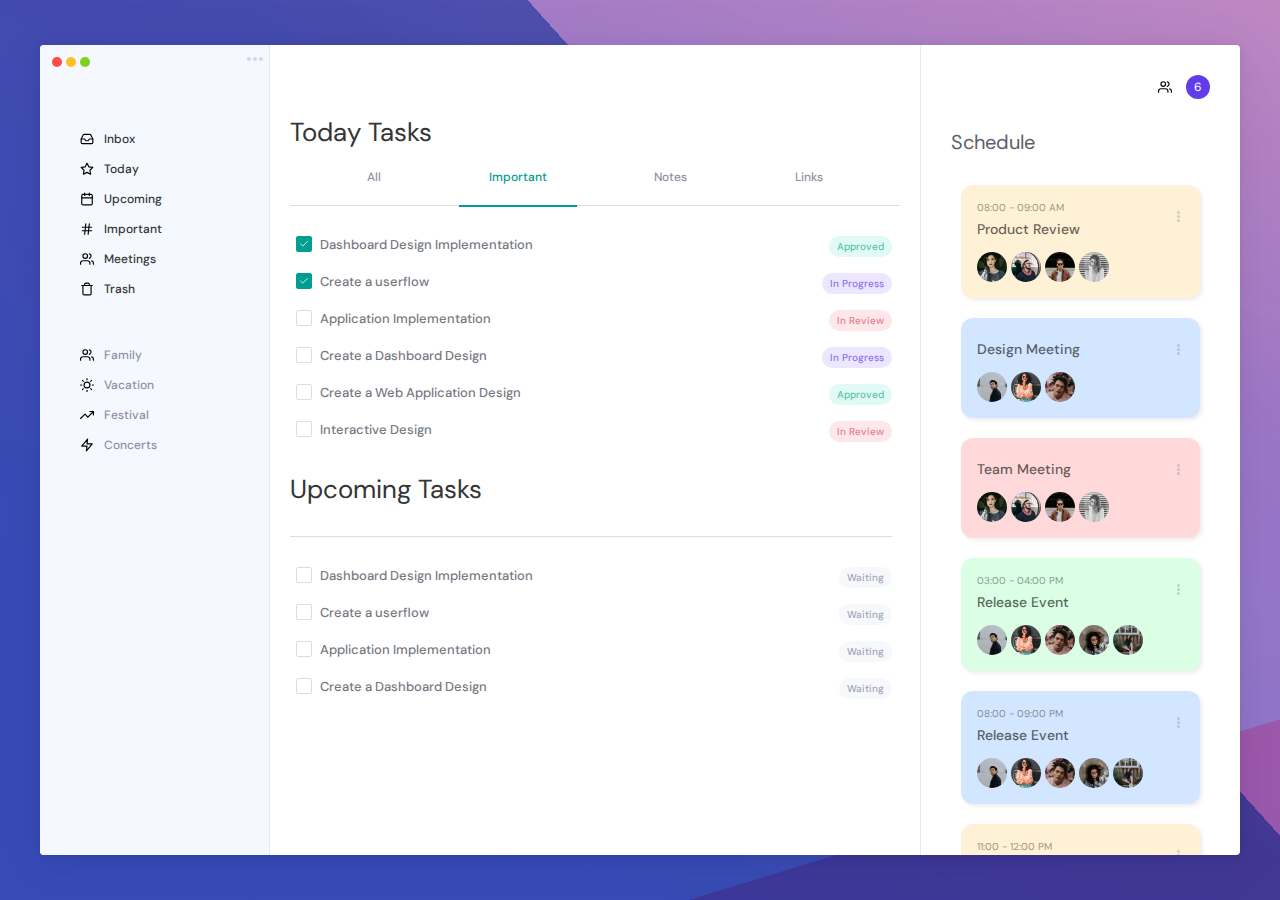
<file: servicepag/finished-files/index.html>
<!DOCTYPE html>
<html lang="en">
  <head>
    <meta charset="UTF-8" />
    <meta http-equiv="X-UA-Compatible" content="IE=edge" />
    <meta name="viewport" content="width=device-width, initial-scale=1.0" />
    <title>Task Management Dashboard UI</title>
    <link rel="stylesheet" href="styles.css" />
  </head>
  <body>
    <div class="task-manager">
      <div class="left-bar">
        <div class="upper-part">
          <div class="actions">
            <div class="circle"></div>
            <div class="circle-2"></div>
          </div>
        </div>

        <div class="left-content">
          <ul class="action-list">
            <li class="item">
              <img class="feather feather-inbox" src="svg/inbox.svg" alt="" />
              <span>Inbox</span>
            </li>
            <li class="item">
              <img class="feather feather-star" src="svg/star.svg" alt="" />
              <span> Today</span>
            </li>
            <li class="item">
              <img
                class="feather feather-calendar"
                src="svg/calender.svg"
                alt=""
              />
              <span>Upcoming</span>
            </li>
            <li class="item">
              <img class="feather feather-hash" src="svg/hash.svg" alt="" />
              <span>Important</span>
            </li>
            <li class="item">
              <img class="feather feather-users" src="svg/users.svg" alt="" />
              <span>Meetings</span>
            </li>
            <li class="item">
              <img class="feather feather-trash" src="svg/trash.svg" alt="" />
              <span>Trash</span>
            </li>
          </ul>

          <ul class="category-list">
            <li class="item">
              <img class="feather feather-users" src="svg/users.svg" alt="" />
              <span>Family</span>
            </li>
            <li class="item">
              <img class="feather feather-sun" src="svg/sun.svg" alt="" />
              <span>Vacation</span>
            </li>
            <li class="item">
              <img
                class="feather feather-trending-up"
                src="svg/trending.svg"
                alt=""
              />
              <span>Festival</span>
            </li>
            <li class="item">
              <img class="feather feather-zap" src="svg/zap.svg" alt="" />
              <span>Concerts</span>
            </li>
          </ul>
        </div>
      </div>
    
      <div class="page-content">
        <div class="header">Today Tasks</div>
        <div class="content-categories">
          <div class="label-wrapper">
            <input class="nav-item" name="nav" type="radio" id="opt-1" />
            <label class="category" for="opt-1">All</label>
          </div>
          <div class="label-wrapper">
            <input
              class="nav-item"
              name="nav"
              type="radio"
              id="opt-2"
              checked
            />
            <label class="category" for="opt-2">Important</label>
          </div>
          <div class="label-wrapper">
            <input class="nav-item" name="nav" type="radio" id="opt-3" />
            <label class="category" for="opt-3">Notes</label>
          </div>
          <div class="label-wrapper">
            <input class="nav-item" name="nav" type="radio" id="opt-4" />
            <label class="category" for="opt-4">Links</label>
          </div>
        </div>
    
        <div class="tasks-wrapper">
          <div class="task">
            <input
              class="task-item"
              name="task"
              type="checkbox"
              id="item-1"
              checked
            />
            <label for="item-1">
              <span class="label-text">Dashboard Design Implementation</span>
            </label>
            <span class="tag approved">Approved</span>
          </div>
          <div class="task">
            <input
              class="task-item"
              name="task"
              type="checkbox"
              id="item-2"
              checked
            />
            <label for="item-2">
              <span class="label-text">Create a userflow</span>
            </label>
            <span class="tag progress">In Progress</span>
          </div>
          <div class="task">
            <input class="task-item" name="task" type="checkbox" id="item-3" />
            <label for="item-3">
              <span class="label-text">Application Implementation</span>
            </label>
            <span class="tag review">In Review</span>
          </div>
          <div class="task">
            <input class="task-item" name="task" type="checkbox" id="item-4" />
            <label for="item-4">
              <span class="label-text">Create a Dashboard Design</span>
            </label>
            <span class="tag progress">In Progress</span>
          </div>
          <div class="task">
            <input class="task-item" name="task" type="checkbox" id="item-5" />
            <label for="item-5">
              <span class="label-text">Create a Web Application Design</span>
            </label>
            <span class="tag approved">Approved</span>
          </div>
          <div class="task">
            <input class="task-item" name="task" type="checkbox" id="item-6" />
            <label for="item-6">
              <span class="label-text">Interactive Design</span>
            </label>
            <span class="tag review">In Review</span>
          </div>
          <div class="header upcoming">Upcoming Tasks</div>
          <div class="task">
            <input class="task-item" name="task" type="checkbox" id="item-7" />
            <label for="item-7">
              <span class="label-text">Dashboard Design Implementation</span>
            </label>
            <span class="tag waiting">Waiting</span>
          </div>
          <div class="task">
            <input class="task-item" name="task" type="checkbox" id="item-8" />
            <label for="item-8">
              <span class="label-text">Create a userflow</span>
            </label>
            <span class="tag waiting">Waiting</span>
          </div>
          <div class="task">
            <input class="task-item" name="task" type="checkbox" id="item-9" />
            <label for="item-9">
              <span class="label-text">Application Implementation</span>
            </label>
            <span class="tag waiting">Waiting</span>
          </div>
          <div class="task">
            <input class="task-item" name="task" type="checkbox" id="item-10" />
            <label for="item-10">
              <span class="label-text">Create a Dashboard Design</span>
            </label>
            <span class="tag waiting">Waiting</span>
          </div>
        </div>
      </div>
  
      <div class="right-bar">
        <div class="top-part">
          <img class="feather feather-users" src="svg/users.svg" alt="" />
          <div class="count">6</div>
        </div>
        <div class="header">Schedule</div>
        <div class="right-content">
          <div class="task-box yellow">
            <div class="description-task">
              <div class="time">08:00 - 09:00 AM</div>
              <div class="task-name">Product Review</div>
            </div>
            <div class="more-button"></div>
            <div class="members">
              <img src="images/img1.jpg" alt="member" />
              <img src="images/img2.jpg" alt="member-2" />
              <img src="images/img3.jpg" alt="member-3" />
              <img src="images/img4.jpg" alt="member-4" />
            </div>
          </div>
          <div class="task-box blue">
            <div class="description-task">
              <div class="time"></div>
              <div class="task-name">Design Meeting</div>
            </div>
            <div class="more-button"></div>
            <div class="members">
              <img src="images/img5.jpg" alt="member" />
              <img src="images/img6.jpg" alt="member-2" />
              <img src="images/img7.jpg" alt="member-3" />
            </div>
          </div>
          <div class="task-box red">
            <div class="description-task">
              <div class="time"></div>
              <div class="task-name">Team Meeting</div>
            </div>
            <div class="more-button"></div>
            <div class="members">
              <img src="images/img1.jpg" alt="member" />
              <img src="images/img2.jpg" alt="member-2" />
              <img src="images/img3.jpg" alt="member-3" />
              <img src="images/img4.jpg" alt="member-4" />
            </div>
          </div>
          <div class="task-box green">
            <div class="description-task">
              <div class="time">03:00 - 04:00 PM</div>
              <div class="task-name">Release Event</div>
            </div>
            <div class="more-button"></div>
            <div class="members">
              <img src="images/img5.jpg" alt="member" />
              <img src="images/img6.jpg" alt="member-2" />
              <img src="images/img7.jpg" alt="member-3" />
              <img src="images/img8.jpg" alt="member-4" />
              <img src="images/img9.jpg" alt="member-5" />
            </div>
          </div>
          <div class="task-box blue">
            <div class="description-task">
              <div class="time">08:00 - 09:00 PM</div>
              <div class="task-name">Release Event</div>
            </div>
            <div class="more-button"></div>
            <div class="members">
              <img src="images/img5.jpg" alt="member" />
              <img src="images/img6.jpg" alt="member-2" />
              <img src="images/img7.jpg" alt="member-3" />
              <img src="images/img8.jpg" alt="member-4" />
              <img src="images/img9.jpg" alt="member-5" />
            </div>
          </div>
          <div class="task-box yellow">
            <div class="description-task">
              <div class="time">11:00 - 12:00 PM</div>
              <div class="task-name">Practise</div>
            </div>
            <div class="more-button"></div>
            <div class="members">
              <img src="images/img1.jpg" alt="member" />
              <img src="images/img2.jpg" alt="member-2" />
              <img src="images/img3.jpg" alt="member-3" />
              <img src="images/img4.jpg" alt="member-4" />
            </div>
          </div>
        </div>
      </div>
   
    </div>
  </body>
</html>
</file>
<file: servicepag/finished-files/styles.css>
@import url('https://fonts.googleapis.com/css2?family=DM+Sans:wght@400;500;700&display=swap');

* {
  box-sizing: border-box;
  outline: none;
}
:root {
  --bg-color: #f5f8ff;
  --main-color: #353536;
  --secondary-color: #8e92a4;
  --main-text-color: #5d606b;
  --secondary-dark-color: #9496a5;
  --tag-color-one: #e0fbf6;
  --tag-color-text-one: #58c2a9;
  --tag-color-two: #ece7fe;
  --tag-color-text-two: #8972f3;
  --tag-color-three: #fde7ea;
  --tag-color-text-three: #e77f89;
  --tag-color-four: #f7f8fc;
  --tag-color-text-four: #a0a6b5;
  --checkbox-color: #009e90;
  --button-color: #49beb7;
  --box-color: #fff1d6;
  --box-color-2: #d3e6ff;
  --box-color-3: #ffd9d9;
  --box-color-4: #daffe5;
  --task-color: #777982;
}

body {
  margin: 0;
  justify-content: center;
  flex-direction: column;
  overflow: auto;
  width: 100%;
  height: 100vh;
  padding: 20px;
  font-family: 'DM Sans', sans-serif;
  font-size: 12px;
  background-image: linear-gradient(
      21deg,
      rgba(64, 83, 206, 0.3697003234675773) 68%,
      rgba(255, 206, 196, 0.5) 163%
    ),
    linear-gradient(
      163deg,
      rgba(49, 146, 170, 0.07944489965716128) 86%,
      rgba(239, 112, 138, 0.5) 40%
    ),
    linear-gradient(30deg, rgba(76, 79, 173, 0.6173675716587805) 22%, rgba(237, 106, 134, 0.5) 169%),
    linear-gradient(48deg, rgba(31, 85, 147, 0.7323890641868473) 64%, rgba(247, 126, 132, 0.5) 43%);
  background-blend-mode: overlay, multiply, color, normal;
}

ul {
  list-style-type: none;
  padding: 0;
}

.task-manager {
  display: flex;
  justify-content: space-between;
  width: 100%;
  max-width: 1200px;
  height: 90vh;
  max-height: 900px;
  background: #fff;
  border-radius: 4px;
  box-shadow: 0 0.3px 2.2px rgba(0, 0, 0, 0.011), 0 0.7px 5.3px rgba(0, 0, 0, 0.016),
    0 1.3px 10px rgba(0, 0, 0, 0.02), 0 2.2px 17.9px rgba(0, 0, 0, 0.024),
    0 4.2px 33.4px rgba(0, 0, 0, 0.029), 0 10px 80px rgba(0, 0, 0, 0.04);
  overflow: hidden;
}

.left-bar {
  background-color: var(--bg-color);
  width: 230px;
  border-right: 1px solid #e3e7f7;
  position: relative;
}

.left-content {
  padding: 40px;
}
.item {
  color: var(--main-color);
  margin-bottom: 14px;
  font-weight: 500;
}
.item img {
  width: 14px;
  height: 14px;
  color: currentcolor;
  margin-right: 10px;
}

.category-list {
  margin-top: 50px;
}
.category-list .item {
  color: var(--secondary-color);
}
.actions {
  padding: 12px;
  display: flex;
  justify-content: space-between;
}
.circle {
  border-radius: 50%;
  width: 10px;
  height: 10px;
  background-color: #fe4d46;
  box-shadow: 14px 0 0 0 #fbc023, 28px 0 0 0 #7dd21f;
}
.circle-2 {
  border-radius: 50%;
  width: 4px;
  height: 4px;
  background-color: #d5d7e3;
  box-shadow: -6px 0 0 0 #d5d7e3, 6px 0 0 0 #d5d7e3;
}

/*  */

.page-content {
  display: flex;
  flex-direction: column;
  flex: 1;
  padding: 40px 20px 0 20px;
}

.page-content .header {
  font-size: 26px;
  color: var(--main-color);
  margin-top: 30px;
}

.content-categories {
  display: flex;
  justify-content: space-evenly;
  width: 100%;
  border-bottom: 1px solid #ddd;
  padding: 20px 0;
}

.nav-item {
  display: none;
}

.category {
  font-weight: 500;
  color: var(--secondary-color);
  border-bottom: 1px solid #ddd;
  transition: 0.4s ease-in;
  padding: 20px 30px;
  cursor: pointer;
}

#opt-1:checked + label,
#opt-2:checked + label,
#opt-3:checked + label,
#opt-4:checked + label {
  color: var(--checkbox-color);
  border-bottom: 2px solid var(--checkbox-color);
}

/*  */

.task-item {
  display: none;
}
.tasks-wrapper {
  padding: 30px 0;
  flex: 1;
  overflow-y: auto;
  height: 100%;
  padding-right: 8px;
}

.task {
  display: flex;
  justify-content: space-between;
  position: relative;
  margin-bottom: 16px;
  padding-left: 30px;
  color: var(--task-color);
  font-size: 13px;
  font-weight: 500;
}
.task:hover {
  transform: translatex(2px);
}
.task label {
  cursor: pointer;
}
label .label-text {
  position: relative;
}
label .label-text:before {
  content: '';
  position: absolute;
  width: 14px;
  height: 14px;
  border: 1px solid #ddd;
  border-radius: 2px;
  left: -24px;
  transition: 0.2s ease;
}

.task-item:checked + label .label-text:before {
  background-color: var(--checkbox-color);
  border: none;
  background-image: url('svg/check.svg');
  background-repeat: no-repeat;
  background-size: 10px;
  background-position: center;
  border: 1px solid var(--checkbox-color);
}
.tag {
  font-size: 10px;
  padding: 4px 8px;
  border-radius: 20px;
}
.tag.approved {
  background-color: var(--tag-color-one);
  color: var(--tag-color-text-one);
}
.tag.progress {
  background-color: var(--tag-color-two);
  color: var(--tag-color-text-two);
}
.tag.review {
  background-color: var(--tag-color-three);
  color: var(--tag-color-text-three);
}
.tag.waiting {
  background-color: var(--tag-color-four);
  color: var(--tag-color-text-four);
}

.upcoming {
  border-bottom: 1px solid #ddd;
  padding-bottom: 30px;
  margin-bottom: 30px;
}
/*  */

.members {
  display: flex;
  margin-top: 14px;
}
.members img {
  border-radius: 50%;
  width: 30px;
  height: 30px;
  margin-right: 4px;
  object-fit: cover;
}

.right-bar {
  width: 320px;
  border-left: 1px solid #e3e7f7;
  display: flex;
  flex-direction: column;
}

.right-bar .header {
  font-size: 20px;
  color: var(--main-text-color);
  margin-left: 30px;
}
.top-part {
  padding: 30px;
  align-self: flex-end;
}
.top-part img {
  width: 14px;
  height: 14px;
  color: var(--main-color);
  margin-right: 14px;
}

.top-part .count {
  font-size: 12px;
  border-radius: 50%;
  width: 24px;
  height: 24px;
  background-color: #623ce8;
  color: #fff;
  justify-content: center;
}
.right-content {
  padding: 10px 40px;
  overflow-y: auto;
  flex: 1;
}
.task-box {
  position: relative;
  border-radius: 12px;
  width: 100%;
  margin: 20px 0;
  padding: 16px;
  cursor: pointer;
  box-shadow: 2px 2px 4px 0px rgba(235, 235, 235, 1);
}
.task-box:hover {
  transform: scale(1.02);
}
.time {
  margin-bottom: 6px;
  opacity: 0.4;
  font-size: 10px;
}

body,
.item,
.top-part,
.top-part .count {
  display: flex;
  align-items: center;
}

.task-name {
  font-size: 14px;
  font-weight: 500;
  opacity: 0.6;
}
.yellow {
  background-color: var(--box-color);
}
.blue {
  background-color: var(--box-color-2);
}
.red {
  background-color: var(--box-color-3);
}
.green {
  background-color: var(--box-color-4);
}
.more-button {
  position: absolute;
  width: 3px;
  height: 3px;
  border-radius: 50%;
  background-color: #8e92a4;
  box-shadow: 0 -4px 0 0 #8e92a4, 0 4px 0 0 #8e92a4;
  opacity: 0.4;
  right: 20px;
  top: 30px;
  cursor: pointer;
}
/*  */

@media screen and (max-width: 900px) {
  .left-bar {
    display: none;
  }
}
@media screen and (max-width: 700px) {
  .task-manager {
    flex-direction: column;
    overflow-y: auto;
  }
  .right-bar,
  .page-content {
    width: 100%;
    display: block;
  }
  .tasks-wrapper {
    height: auto;
  }
}
@media screen and (max-width: 520px) {
  .page-content {
    padding: 40px 10px 0 10px;
  }
  .right-content {
    padding: 10px 16px;
  }
  .category {
    padding: 20px;
  }
}
</file>
